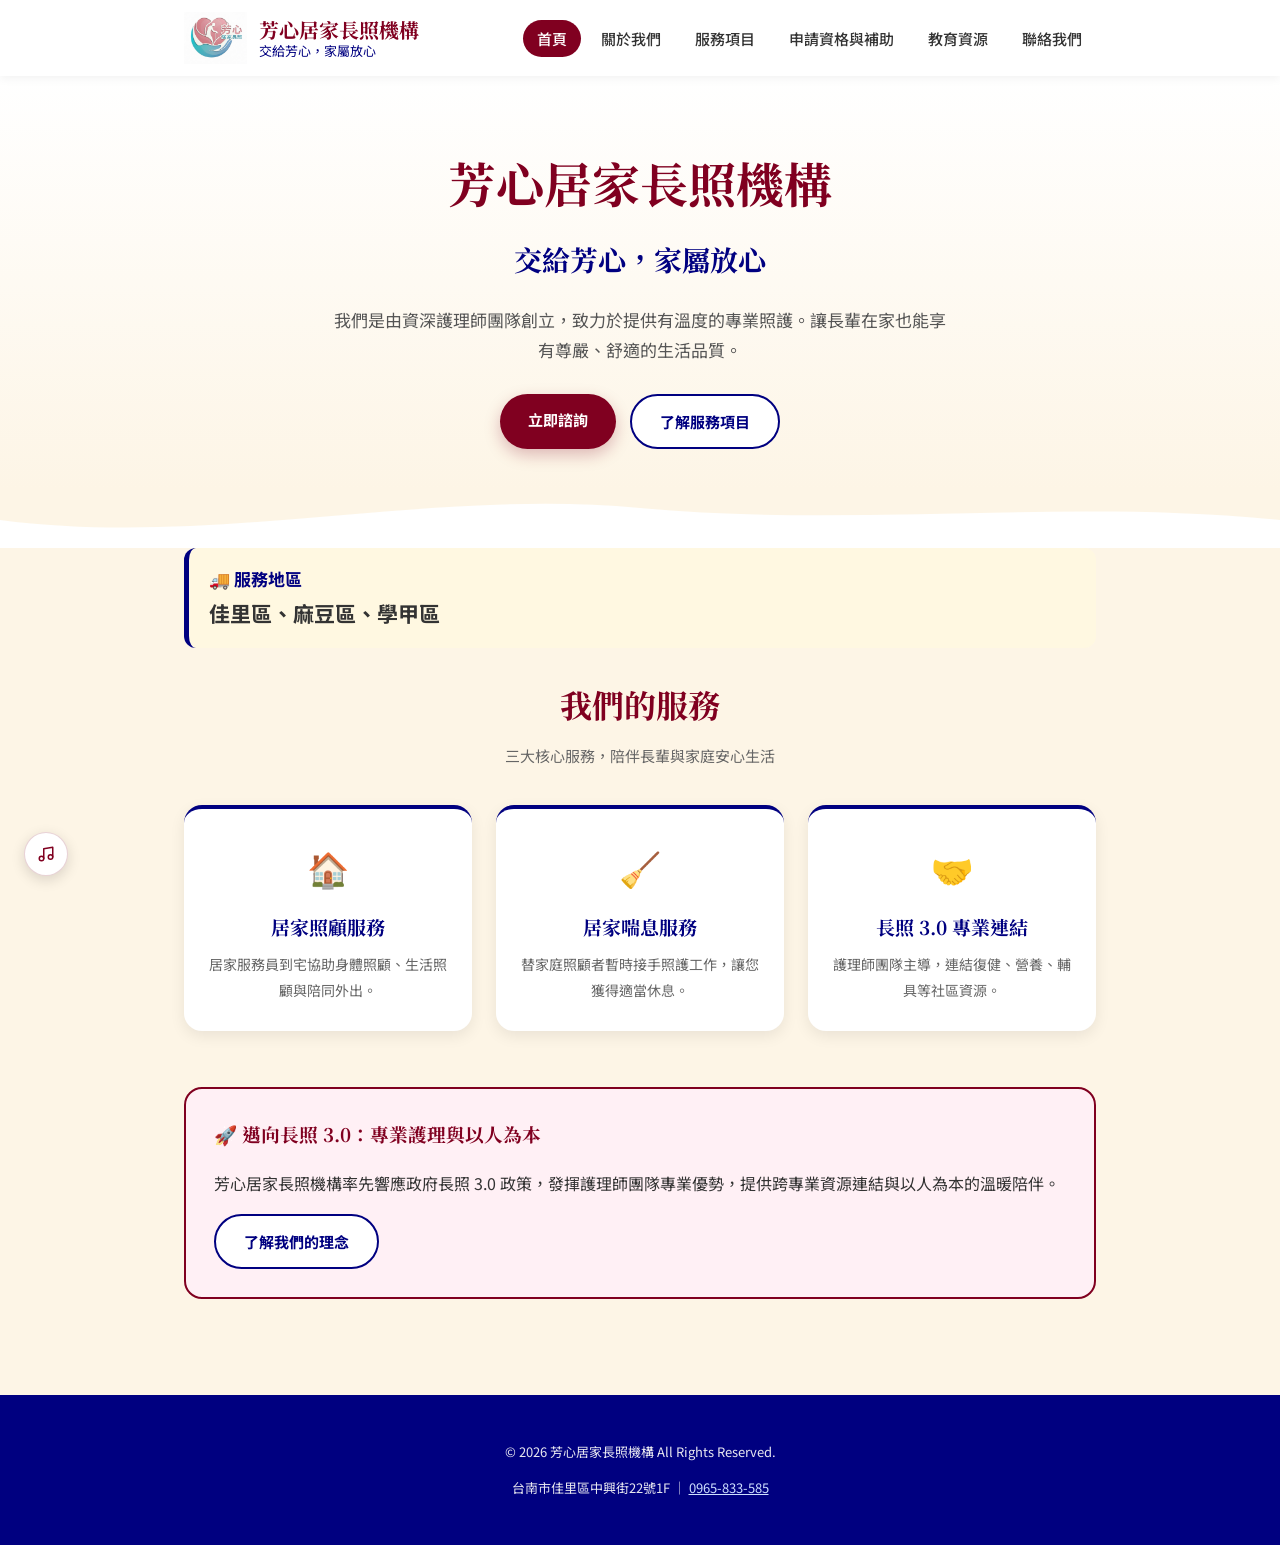
<file: index.html>
<!DOCTYPE html>
<html lang="zh-Hant">
<head>
<meta charset="UTF-8">
<meta name="viewport" content="width=device-width, initial-scale=1.0">
<title>芳心居家長照機構｜交給芳心，家屬放心</title>
<meta name="description" content="芳心居家長照機構由資深護理師團隊創立，提供台南佳里、麻豆、學甲地區居家照顧與居家喘息服務。">
<link rel="icon" href="images/logo.png">
<link rel="preconnect" href="https://fonts.googleapis.com">
<link rel="stylesheet" href="css/style.css">
</head>
<body>

<header class="site-header">
  <div class="nav-wrap">
    <a href="index.html" class="brand">
      <img src="images/logo.png" alt="芳心居家長照機構 Logo">
      <span class="brand-text">芳心居家長照機構<span>交給芳心，家屬放心</span></span>
    </a>
    <button class="nav-toggle" aria-label="開啟選單">☰</button>
    <ul class="nav-links">
      <li><a href="index.html">首頁</a></li>
      <li><a href="about.html">關於我們</a></li>
      <li><a href="services.html">服務項目</a></li>
      <li><a href="eligibility.html">申請資格與補助</a></li>
      <li><a href="resources.html">教育資源</a></li>
      <li><a href="contact.html">聯絡我們</a></li>
    </ul>
  </div>
</header>

<section class="hero">
  <div class="container">
    <h1 id="heroTitle">芳心居家長照機構</h1>
    <p class="tagline" id="heroTagline">交給芳心，家屬放心</p>
    <p class="lead" id="heroIntro">我們是由資深護理師團隊創立，致力於提供有溫度的專業照護。讓長輩在家也能享有尊嚴、舒適的生活品質。</p>
    <div class="hero-actions">
      <a href="contact.html" class="btn btn-primary" id="ctaPrimary">立即諮詢</a>
      <a href="services.html" class="btn btn-secondary" id="ctaSecondary">了解服務項目</a>
    </div>
  </div>
</section>

<svg class="wave-divider" viewBox="0 0 1440 60" preserveAspectRatio="none" xmlns="http://www.w3.org/2000/svg">
  <path d="M0,32 C240,60 480,0 720,20 C960,40 1200,10 1440,32 L1440,60 L0,60 Z" fill="#ffffff"></path>
</svg>

<div class="container">

  <div class="service-area-banner reveal">
    <strong class="label" id="serviceAreaLabel">🚚 服務地區</strong><br>
    <span class="areas" id="serviceAreaText">佳里區、麻豆區、學甲區</span>
  </div>

  <section class="section" style="padding-top:0;">
    <h2 class="section-title">我們的服務</h2>
    <p class="section-subtitle">三大核心服務，陪伴長輩與家庭安心生活</p>
    <div class="feature-grid" id="featureGrid"></div>
  </section>

  <section class="section reveal" style="padding-top:0;">
    <div class="philosophy-box">
      <h3>🚀 邁向長照 3.0：專業護理與以人為本</h3>
      <p>芳心居家長照機構率先響應政府長照 3.0 政策，發揮護理師團隊專業優勢，提供跨專業資源連結與以人為本的溫暖陪伴。</p>
      <p style="margin-bottom:0;"><a href="about.html" class="btn btn-secondary">了解我們的理念</a></p>
    </div>
  </section>

</div>

<footer class="site-footer">
  <p>© <span id="footerYear"></span> 芳心居家長照機構 All Rights Reserved.</p>
  <p>台南市佳里區中興街22號1F ｜ <a href="tel:0965833585">0965-833-585</a></p>
</footer>

<div class="bgm-player">
  <button id="bgmToggle" class="bgm-btn" aria-label="播放背景音樂">
    <svg viewBox="0 0 24 24"><path d="M9 18V5l12-2v13"></path><circle cx="6" cy="18" r="3"></circle><circle cx="18" cy="16" r="3"></circle></svg>
  </button>
  <audio id="bgmAudio" src="audio/bgm.mp3" loop preload="none"></audio>
</div>

<script src="js/main.js"></script>
<script>
async function renderHome() {
  const data = await loadJSON('content/home.json');
  if (!data) return;
  document.getElementById('heroTitle').textContent = data.hero_title;
  document.getElementById('heroTagline').textContent = data.hero_tagline;
  document.getElementById('heroIntro').textContent = data.hero_intro;
  document.getElementById('ctaPrimary').textContent = data.cta_primary_text;
  document.getElementById('ctaPrimary').href = data.cta_primary_link;
  document.getElementById('ctaSecondary').textContent = data.cta_secondary_text;
  document.getElementById('ctaSecondary').href = data.cta_secondary_link;
  document.getElementById('serviceAreaLabel').textContent = data.service_area_label;
  document.getElementById('serviceAreaText').textContent = data.service_area_text;

  const grid = document.getElementById('featureGrid');
  grid.innerHTML = (data.features || []).map(f => `
    <a href="${f.link}" class="feature-card reveal visible">
      <div class="icon">${f.icon}</div>
      <h3>${f.title}</h3>
      <p>${f.desc}</p>
    </a>
  `).join('');
}
renderHome();
</script>
</body>
</html>
</file>
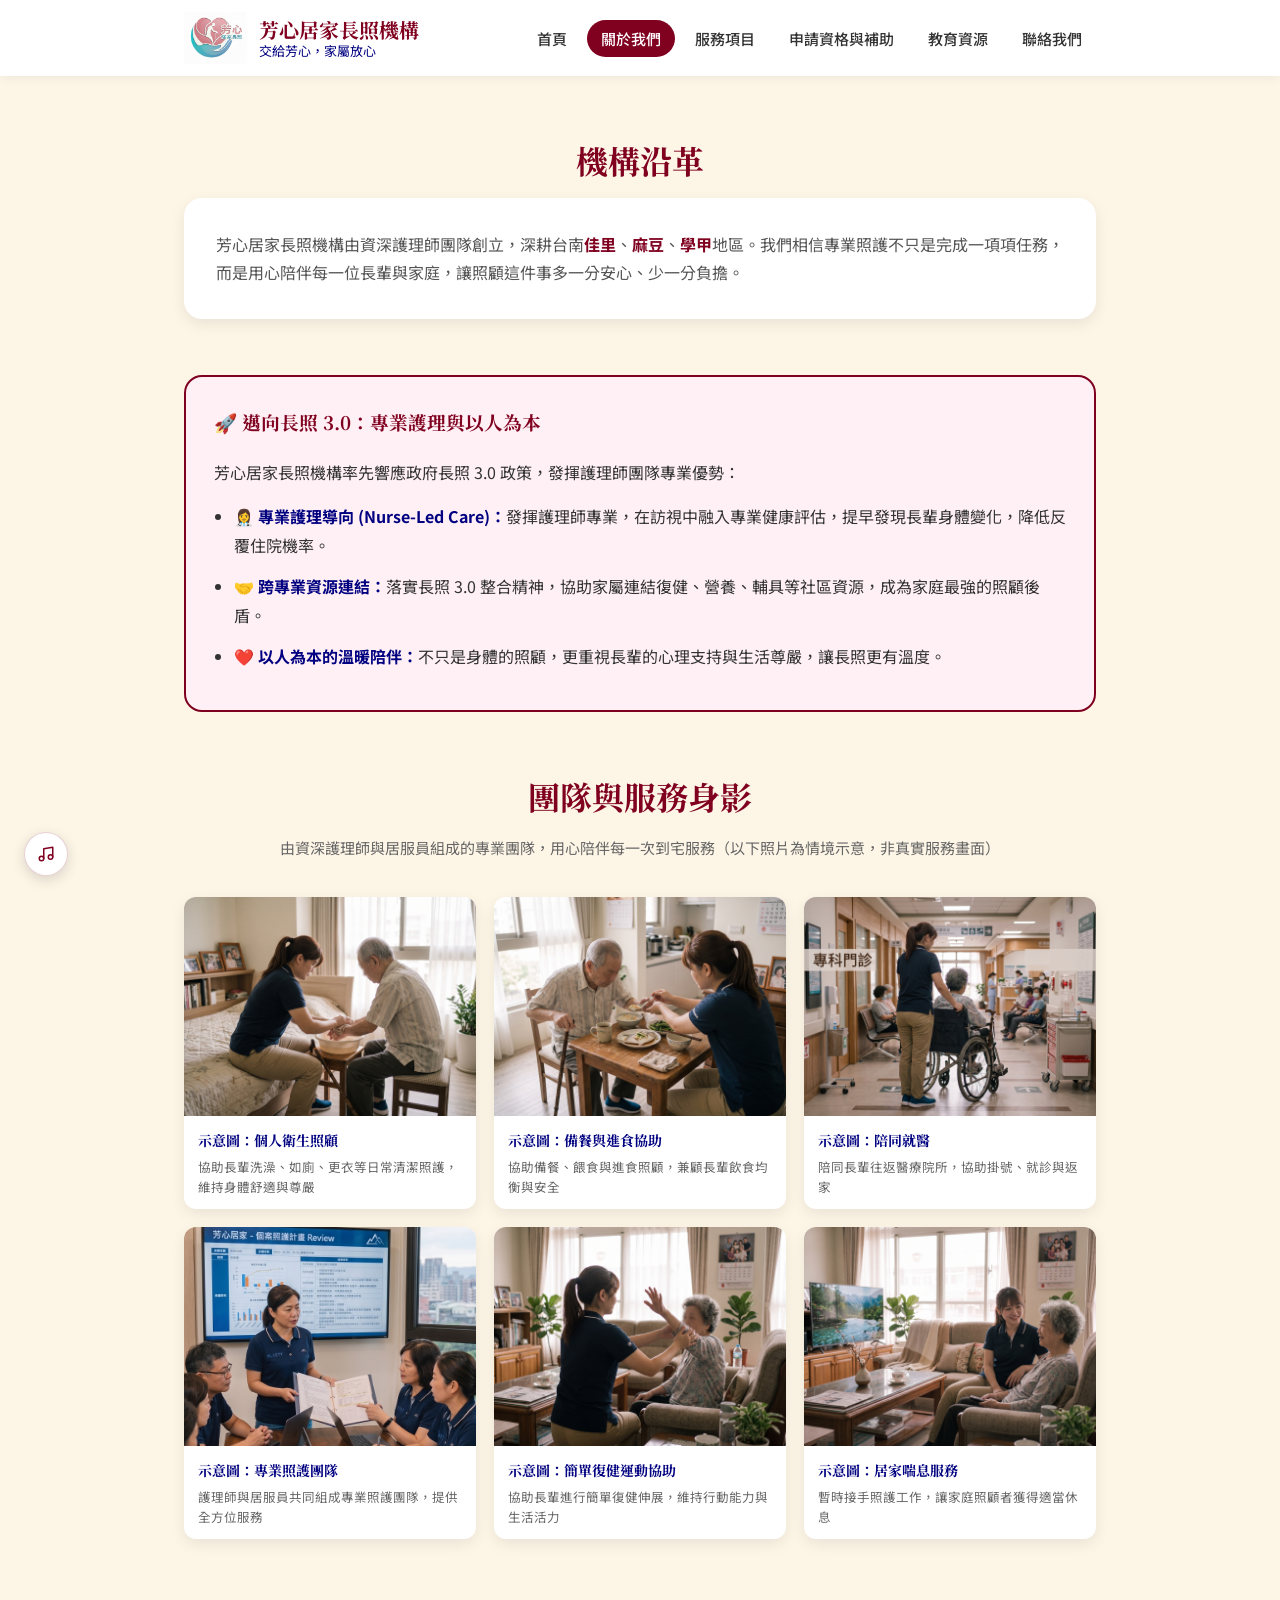
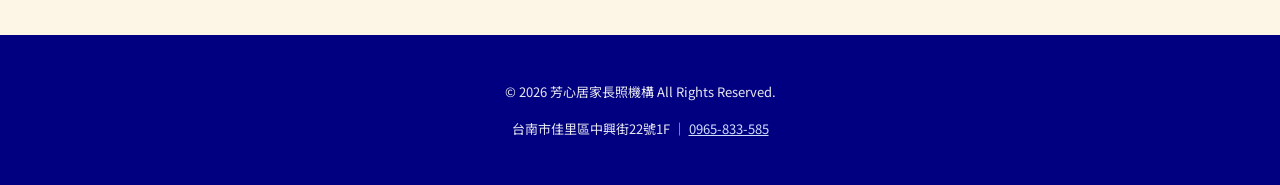
<file: about.html>
<!DOCTYPE html>
<html lang="zh-Hant">
<head>
<meta charset="UTF-8">
<meta name="viewport" content="width=device-width, initial-scale=1.0">
<title>關於我們｜芳心居家長照機構</title>
<meta name="description" content="芳心居家長照機構由資深護理師團隊創立，落實長照3.0專業護理導向與以人為本的照護理念。">
<link rel="icon" href="images/logo.png">
<link rel="preconnect" href="https://fonts.googleapis.com">
<link rel="stylesheet" href="css/style.css">
</head>
<body>

<header class="site-header">
  <div class="nav-wrap">
    <a href="index.html" class="brand">
      <img src="images/logo.png" alt="芳心居家長照機構 Logo">
      <span class="brand-text">芳心居家長照機構<span>交給芳心，家屬放心</span></span>
    </a>
    <button class="nav-toggle" aria-label="開啟選單">☰</button>
    <ul class="nav-links">
      <li><a href="index.html">首頁</a></li>
      <li><a href="about.html">關於我們</a></li>
      <li><a href="services.html">服務項目</a></li>
      <li><a href="eligibility.html">申請資格與補助</a></li>
      <li><a href="resources.html">教育資源</a></li>
      <li><a href="contact.html">聯絡我們</a></li>
    </ul>
  </div>
</header>

<div class="container">

  <section class="section">
    <h1 class="section-title" id="historyTitle">機構沿革</h1>
    <div class="card reveal">
      <p id="historyText" style="font-size:16px; color:var(--color-text-soft); margin:0;"></p>
    </div>
  </section>

  <section class="section" id="mission" style="padding-top:0;">
    <div class="philosophy-box reveal">
      <h3 id="missionTitle">🚀 邁向長照 3.0：專業護理與以人為本</h3>
      <p id="missionIntro" style="text-align:left; color:var(--color-text);"></p>
      <ul id="missionList"></ul>
    </div>
  </section>

  <section class="section" style="padding-top:0;">
    <h2 class="section-title" id="galleryTitle">團隊與服務身影</h2>
    <p class="section-subtitle" id="gallerySubtitle"></p>
    <div class="gallery-grid" id="galleryGrid"></div>
  </section>

</div>

<footer class="site-footer">
  <p>© <span id="footerYear"></span> 芳心居家長照機構 All Rights Reserved.</p>
  <p>台南市佳里區中興街22號1F ｜ <a href="tel:0965833585">0965-833-585</a></p>
</footer>

<div class="bgm-player">
  <button id="bgmToggle" class="bgm-btn" aria-label="播放背景音樂">
    <svg viewBox="0 0 24 24"><path d="M9 18V5l12-2v13"></path><circle cx="6" cy="18" r="3"></circle><circle cx="18" cy="16" r="3"></circle></svg>
  </button>
  <audio id="bgmAudio" src="audio/bgm.mp3" loop preload="none"></audio>
</div>

<script src="js/main.js"></script>
<script>
async function renderAbout() {
  const data = await loadJSON('content/about.json');
  if (!data) return;

  document.getElementById('historyTitle').textContent = data.history_title;
  document.getElementById('historyText').innerHTML = data.history_text;

  document.getElementById('missionTitle').textContent = data.mission_title;
  document.getElementById('missionIntro').textContent = data.mission_intro;
  document.getElementById('missionList').innerHTML = (data.mission_blocks || []).map(b => `
    <li><strong>${b.title}：</strong>${b.text}</li>
  `).join('');

  document.getElementById('galleryTitle').textContent = data.gallery_title;
  document.getElementById('gallerySubtitle').textContent = data.gallery_subtitle;
  document.getElementById('galleryGrid').innerHTML = (data.gallery || []).map(g => `
    <div class="gallery-item reveal visible">
      <img src="${g.image}" alt="${g.caption}" loading="lazy">
      <div class="caption">
        <strong class="caption-title">${g.caption}</strong>
        <span class="caption-desc">${g.desc || ''}</span>
      </div>
    </div>
  `).join('');
}
renderAbout();
</script>
</body>
</html>
</file>
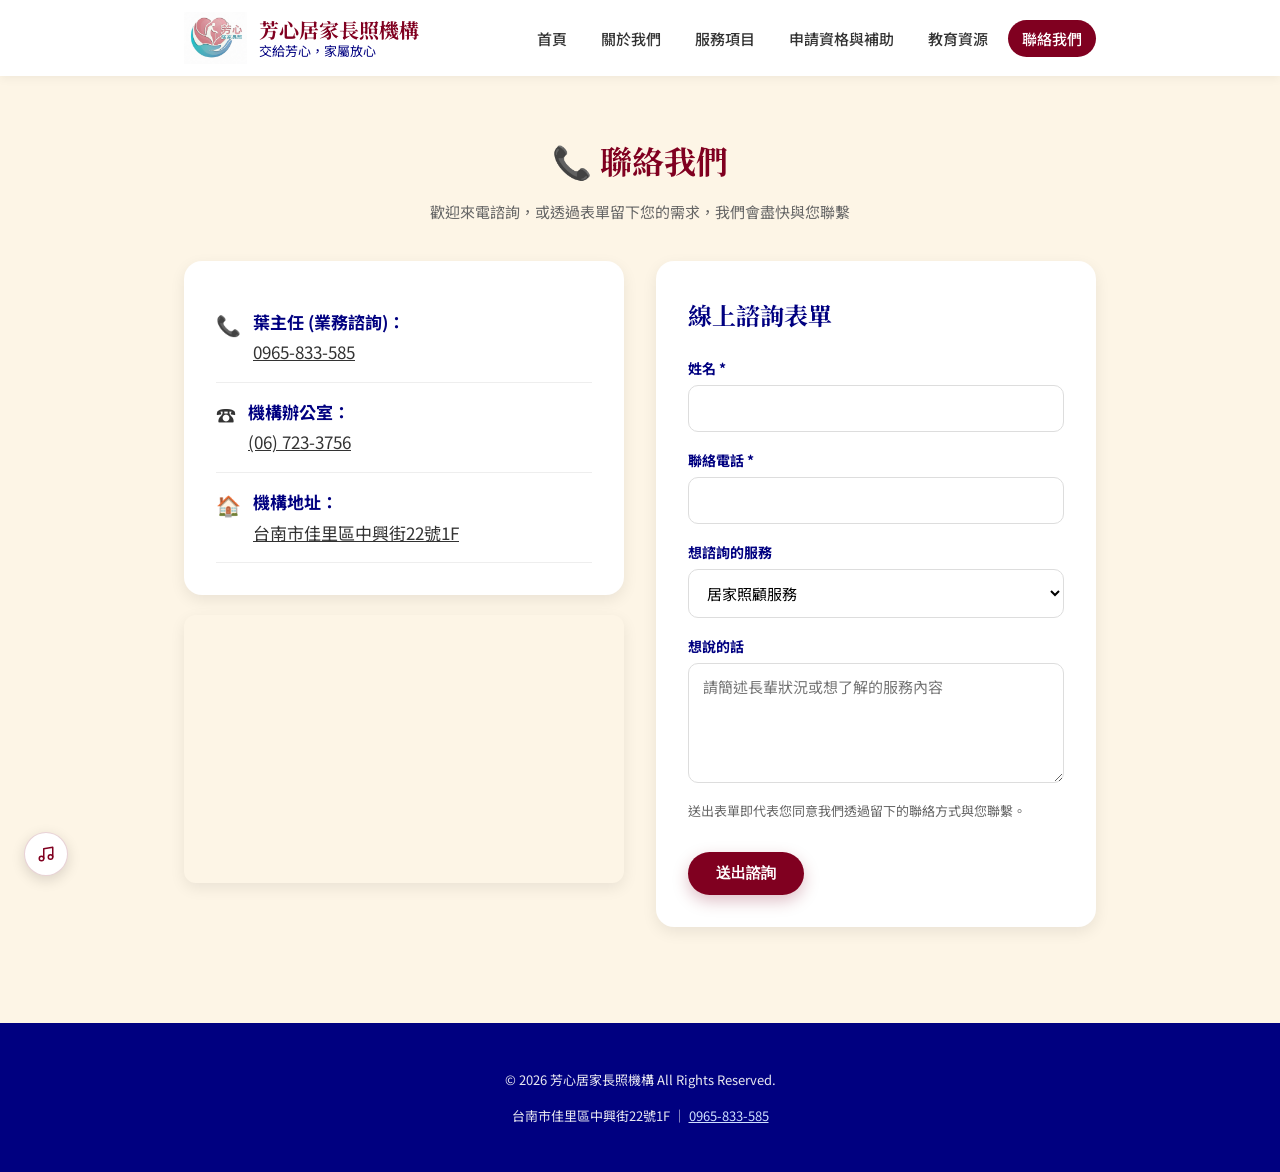
<file: contact.html>
<!DOCTYPE html>
<html lang="zh-Hant">
<head>
<meta charset="UTF-8">
<meta name="viewport" content="width=device-width, initial-scale=1.0">
<title>聯絡我們｜芳心居家長照機構</title>
<meta name="description" content="芳心居家長照機構聯絡方式、機構地址與線上諮詢表單。">
<link rel="icon" href="images/logo.png">
<link rel="preconnect" href="https://fonts.googleapis.com">
<link rel="stylesheet" href="css/style.css">
</head>
<body>

<header class="site-header">
  <div class="nav-wrap">
    <a href="index.html" class="brand">
      <img src="images/logo.png" alt="芳心居家長照機構 Logo">
      <span class="brand-text">芳心居家長照機構<span>交給芳心，家屬放心</span></span>
    </a>
    <button class="nav-toggle" aria-label="開啟選單">☰</button>
    <ul class="nav-links">
      <li><a href="index.html">首頁</a></li>
      <li><a href="about.html">關於我們</a></li>
      <li><a href="services.html">服務項目</a></li>
      <li><a href="eligibility.html">申請資格與補助</a></li>
      <li><a href="resources.html">教育資源</a></li>
      <li><a href="contact.html">聯絡我們</a></li>
    </ul>
  </div>
</header>

<div class="container">
  <section class="section">
    <h1 class="section-title">📞 聯絡我們</h1>
    <p class="section-subtitle">歡迎來電諮詢，或透過表單留下您的需求，我們會盡快與您聯繫</p>

    <div class="contact-grid">

      <div class="reveal">
        <div class="card">
          <ul class="contact-info-list" id="contactInfoList"></ul>
        </div>
        <div class="map-embed">
          <iframe
            id="mapEmbed"
            src=""
            loading="lazy"
            referrerpolicy="no-referrer-when-downgrade"
            title="芳心居家長照機構地圖位置">
          </iframe>
        </div>
      </div>

      <div class="card reveal">
        <h2 style="font-family:var(--font-display); color:var(--color-navy); margin-top:0;">線上諮詢表單</h2>

        <form id="contactForm" name="contact" method="POST" data-netlify="true" netlify-honeypot="bot-field" class="contact-form">
          <input type="hidden" name="form-name" value="contact" />
          <p style="display:none;">
            <label>如果您是人類請勿填寫此欄位：<input name="bot-field" /></label>
          </p>

          <div>
            <label for="name">姓名 *</label>
            <input type="text" id="name" name="name" required>
          </div>

          <div>
            <label for="phone">聯絡電話 *</label>
            <input type="tel" id="phone" name="phone" required>
          </div>

          <div>
            <label for="service">想諮詢的服務</label>
            <select id="service" name="service">
              <option value="居家照顧服務">居家照顧服務</option>
              <option value="居家喘息服務">居家喘息服務</option>
              <option value="申請資格與補助">申請資格與補助</option>
              <option value="其他">其他</option>
            </select>
          </div>

          <div>
            <label for="message">想說的話</label>
            <textarea id="message" name="message" placeholder="請簡述長輩狀況或想了解的服務內容"></textarea>
          </div>

          <p class="form-note">送出表單即代表您同意我們透過留下的聯絡方式與您聯繫。</p>

          <button type="submit" class="btn btn-primary">送出諮詢</button>
        </form>

        <div id="formSuccess" class="form-success" style="display:none;">
          ✅ 已收到您的諮詢，我們會盡快與您聯繫，謝謝！
        </div>
      </div>

    </div>
  </section>
</div>

<footer class="site-footer">
  <p>© <span id="footerYear"></span> 芳心居家長照機構 All Rights Reserved.</p>
  <p>台南市佳里區中興街22號1F ｜ <a href="tel:0965833585">0965-833-585</a></p>
</footer>

<div class="bgm-player">
  <button id="bgmToggle" class="bgm-btn" aria-label="播放背景音樂">
    <svg viewBox="0 0 24 24"><path d="M9 18V5l12-2v13"></path><circle cx="6" cy="18" r="3"></circle><circle cx="18" cy="16" r="3"></circle></svg>
  </button>
  <audio id="bgmAudio" src="audio/bgm.mp3" loop preload="none"></audio>
</div>

<script src="js/main.js"></script>
<script>
async function renderContact() {
  const data = await loadJSON('content/contact.json');
  if (!data) return;

  document.getElementById('contactInfoList').innerHTML = `
    <li><span class="emoji">📞</span><span><strong>${data.contact_name_label}：</strong><br>
      <a href="tel:${data.contact_phone.replace(/-/g,'')}">${data.contact_phone}</a></span></li>
    <li><span class="emoji">☎</span><span><strong>${data.office_label}：</strong><br>
      <a href="tel:${data.office_phone.replace(/[()\s-]/g,'')}">${data.office_phone}</a></span></li>
    <li><span class="emoji">🏠</span><span><strong>${data.address_label}：</strong><br>
      <a href="https://www.google.com/maps/search/?api=1&query=${encodeURIComponent(data.map_query)}" target="_blank" rel="noopener">${data.address}</a></span></li>
  `;

  document.getElementById('mapEmbed').src =
    `https://www.google.com/maps?q=${encodeURIComponent(data.map_query)}&output=embed`;
}
renderContact();

// ===== Netlify Forms 送出(AJAX,不離開頁面) =====
function encodeFormData(formData) {
  return new URLSearchParams(formData).toString();
}

document.getElementById('contactForm').addEventListener('submit', function (e) {
  e.preventDefault();
  const form = e.target;
  const formData = new FormData(form);

  fetch('/', {
    method: 'POST',
    headers: { 'Content-Type': 'application/x-www-form-urlencoded' },
    body: encodeFormData(formData)
  })
    .then(() => {
      form.style.display = 'none';
      document.getElementById('formSuccess').style.display = 'block';
    })
    .catch(() => {
      alert('送出時發生問題，請直接來電聯繫我們，謝謝。');
    });
});
</script>
</body>
</html>
</file>
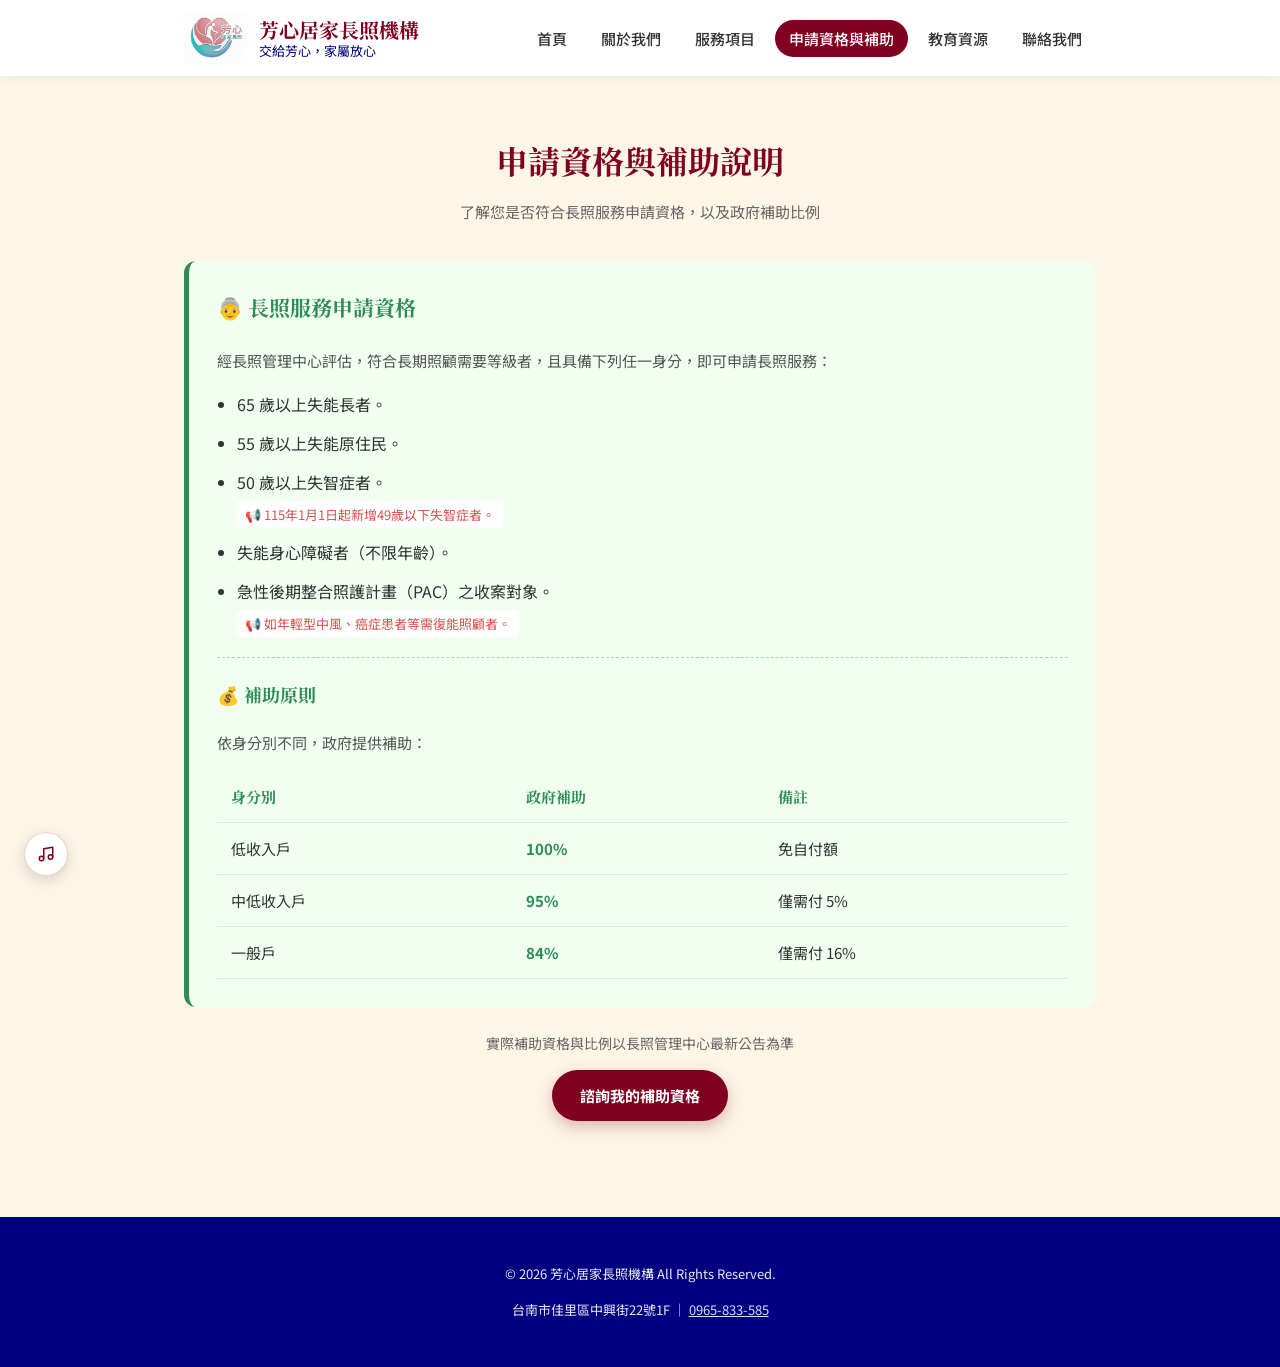
<file: eligibility.html>
<!DOCTYPE html>
<html lang="zh-Hant">
<head>
<meta charset="UTF-8">
<meta name="viewport" content="width=device-width, initial-scale=1.0">
<title>申請資格與補助說明｜芳心居家長照機構</title>
<meta name="description" content="長照服務申請資格說明，以及低收入戶、中低收入戶、一般戶的政府補助比例。">
<link rel="icon" href="images/logo.png">
<link rel="preconnect" href="https://fonts.googleapis.com">
<link rel="stylesheet" href="css/style.css">
</head>
<body>

<header class="site-header">
  <div class="nav-wrap">
    <a href="index.html" class="brand">
      <img src="images/logo.png" alt="芳心居家長照機構 Logo">
      <span class="brand-text">芳心居家長照機構<span>交給芳心，家屬放心</span></span>
    </a>
    <button class="nav-toggle" aria-label="開啟選單">☰</button>
    <ul class="nav-links">
      <li><a href="index.html">首頁</a></li>
      <li><a href="about.html">關於我們</a></li>
      <li><a href="services.html">服務項目</a></li>
      <li><a href="eligibility.html">申請資格與補助</a></li>
      <li><a href="resources.html">教育資源</a></li>
      <li><a href="contact.html">聯絡我們</a></li>
    </ul>
  </div>
</header>

<div class="container">
  <section class="section">
    <h1 class="section-title">申請資格與補助說明</h1>
    <p class="section-subtitle">了解您是否符合長照服務申請資格，以及政府補助比例</p>

    <div class="eligibility-block reveal">
      <h3 id="eligibilityTitle">👵 長照服務申請資格</h3>
      <p id="eligibilityIntro" style="color:#555;font-size:15px;"></p>
      <ul id="eligibilityList"></ul>

      <hr style="border:0;border-top:1px dashed #aad5aa;margin:20px 0;">

      <h3 id="subsidyTitle" style="font-size:18px;">💰 補助原則</h3>
      <p id="subsidyIntro" style="color:#555;font-size:15px;"></p>
      <table class="subsidy-table">
        <thead>
          <tr><th>身分別</th><th>政府補助</th><th>備註</th></tr>
        </thead>
        <tbody id="subsidyRows"></tbody>
      </table>
    </div>

    <div class="mt-24 reveal" style="text-align:center;">
      <p style="color:var(--color-muted); font-size:14px;">實際補助資格與比例以長照管理中心最新公告為準</p>
      <a href="contact.html" class="btn btn-primary">諮詢我的補助資格</a>
    </div>
  </section>
</div>

<footer class="site-footer">
  <p>© <span id="footerYear"></span> 芳心居家長照機構 All Rights Reserved.</p>
  <p>台南市佳里區中興街22號1F ｜ <a href="tel:0965833585">0965-833-585</a></p>
</footer>

<div class="bgm-player">
  <button id="bgmToggle" class="bgm-btn" aria-label="播放背景音樂">
    <svg viewBox="0 0 24 24"><path d="M9 18V5l12-2v13"></path><circle cx="6" cy="18" r="3"></circle><circle cx="18" cy="16" r="3"></circle></svg>
  </button>
  <audio id="bgmAudio" src="audio/bgm.mp3" loop preload="none"></audio>
</div>

<script src="js/main.js"></script>
<script>
async function renderEligibility() {
  const data = await loadJSON('content/eligibility.json');
  if (!data) return;

  document.getElementById('eligibilityTitle').textContent = data.eligibility_title;
  document.getElementById('eligibilityIntro').textContent = data.eligibility_intro;
  document.getElementById('eligibilityList').innerHTML = (data.eligibility_items || []).map(i => `
    <li>${i.text}${i.alert ? `<br><span class="tag-alert">${i.alert}</span>` : ''}</li>
  `).join('');

  document.getElementById('subsidyTitle').textContent = data.subsidy_title;
  document.getElementById('subsidyIntro').textContent = data.subsidy_intro;
  document.getElementById('subsidyRows').innerHTML = (data.subsidy_rows || []).map(r => `
    <tr><td>${r.category}</td><td class="pct">${r.percent}</td><td>${r.note}</td></tr>
  `).join('');
}
renderEligibility();
</script>
</body>
</html>
</file>
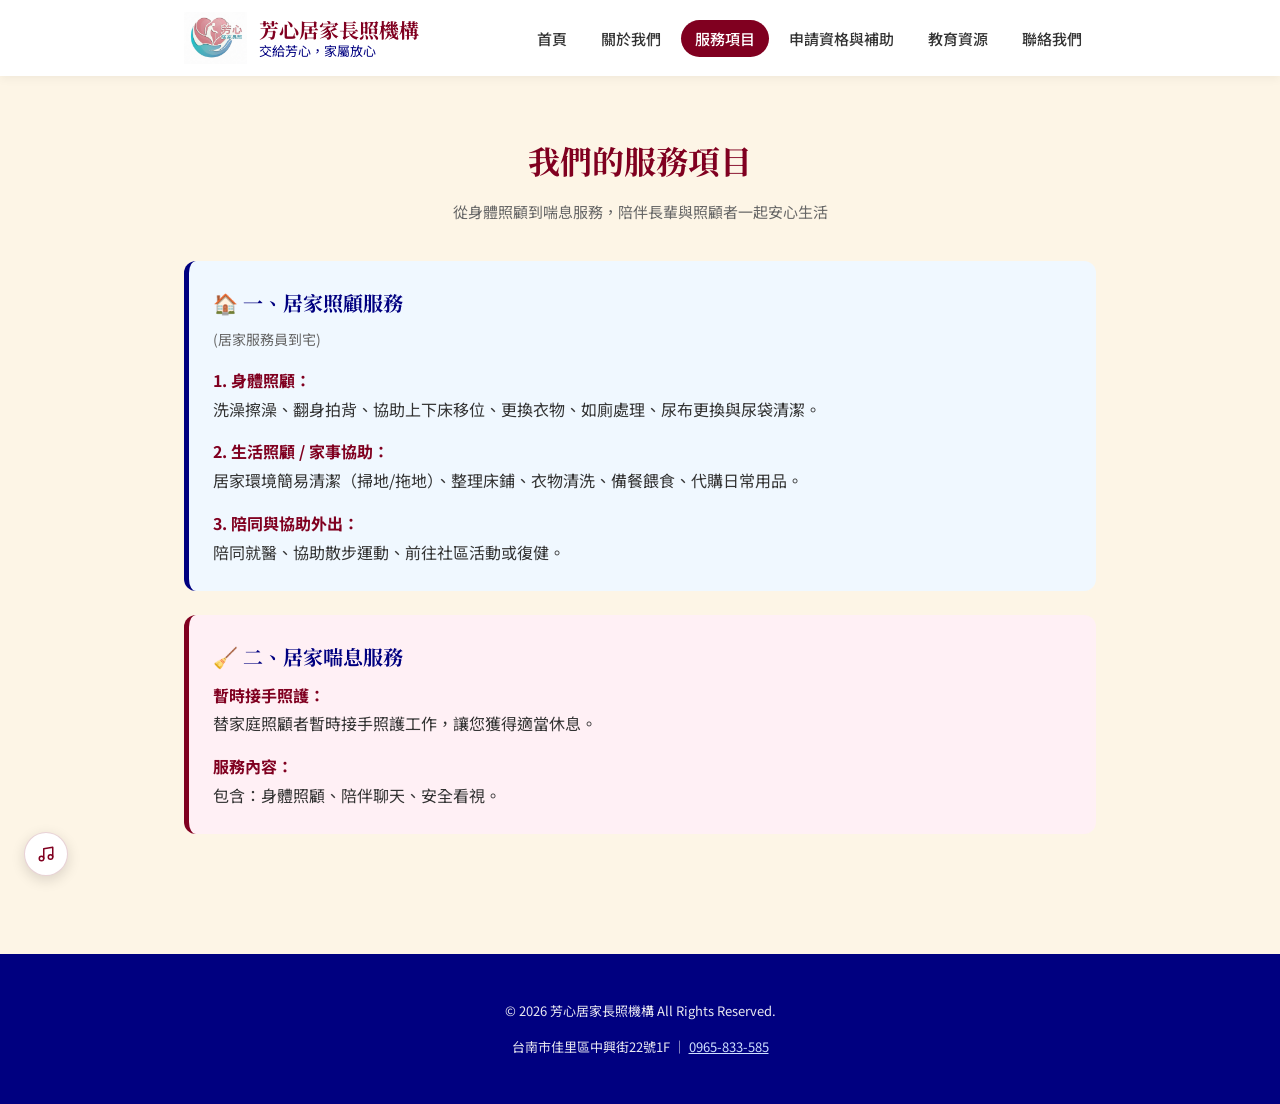
<file: services.html>
<!DOCTYPE html>
<html lang="zh-Hant">
<head>
<meta charset="UTF-8">
<meta name="viewport" content="width=device-width, initial-scale=1.0">
<title>服務項目｜芳心居家長照機構</title>
<meta name="description" content="芳心居家長照機構提供居家照顧服務(身體照顧、生活照顧、陪同外出)與居家喘息服務。">
<link rel="icon" href="images/logo.png">
<link rel="preconnect" href="https://fonts.googleapis.com">
<link rel="stylesheet" href="css/style.css">
</head>
<body>

<header class="site-header">
  <div class="nav-wrap">
    <a href="index.html" class="brand">
      <img src="images/logo.png" alt="芳心居家長照機構 Logo">
      <span class="brand-text">芳心居家長照機構<span>交給芳心，家屬放心</span></span>
    </a>
    <button class="nav-toggle" aria-label="開啟選單">☰</button>
    <ul class="nav-links">
      <li><a href="index.html">首頁</a></li>
      <li><a href="about.html">關於我們</a></li>
      <li><a href="services.html">服務項目</a></li>
      <li><a href="eligibility.html">申請資格與補助</a></li>
      <li><a href="resources.html">教育資源</a></li>
      <li><a href="contact.html">聯絡我們</a></li>
    </ul>
  </div>
</header>

<div class="container">

  <section class="section">
    <h1 class="section-title">我們的服務項目</h1>
    <p class="section-subtitle">從身體照顧到喘息服務，陪伴長輩與照顧者一起安心生活</p>

    <div id="home-care" class="service-block reveal">
      <h3 id="homeCareTitle">🏠 一、居家照顧服務</h3>
      <div id="homeCareSubtitle" style="font-size:14px;color:var(--color-muted);margin-bottom:14px;"></div>
      <div id="homeCareItems"></div>
    </div>

    <div id="respite-care" class="service-block respite-block reveal">
      <h3 id="respiteTitle">🧹 二、居家喘息服務</h3>
      <div id="respiteItems"></div>
    </div>
  </section>

</div>

<footer class="site-footer">
  <p>© <span id="footerYear"></span> 芳心居家長照機構 All Rights Reserved.</p>
  <p>台南市佳里區中興街22號1F ｜ <a href="tel:0965833585">0965-833-585</a></p>
</footer>

<div class="bgm-player">
  <button id="bgmToggle" class="bgm-btn" aria-label="播放背景音樂">
    <svg viewBox="0 0 24 24"><path d="M9 18V5l12-2v13"></path><circle cx="6" cy="18" r="3"></circle><circle cx="18" cy="16" r="3"></circle></svg>
  </button>
  <audio id="bgmAudio" src="audio/bgm.mp3" loop preload="none"></audio>
</div>

<script src="js/main.js"></script>
<script>
async function renderServices() {
  const data = await loadJSON('content/services.json');
  if (!data) return;

  document.getElementById('homeCareTitle').textContent = data.home_care_title;
  document.getElementById('homeCareSubtitle').textContent = data.home_care_subtitle;
  document.getElementById('homeCareItems').innerHTML = (data.home_care_items || []).map(i => `
    <div class="sub-service"><strong>${i.title}：</strong><br>${i.text}</div>
  `).join('');

  document.getElementById('respiteTitle').textContent = data.respite_title;
  document.getElementById('respiteItems').innerHTML = (data.respite_items || []).map(i => `
    <div class="sub-service"><strong>${i.title}：</strong><br>${i.text}</div>
  `).join('');

  // 若網址帶有錨點,平滑捲動到對應區塊
  if (window.location.hash) {
    const target = document.querySelector(window.location.hash);
    if (target) setTimeout(() => target.scrollIntoView({ behavior: 'smooth' }), 100);
  }
}
renderServices();
</script>
</body>
</html>
</file>
<file: css/style.css>
@import url('https://fonts.googleapis.com/css2?family=Noto+Serif+TC:wght@500;700;900&family=Noto+Sans+TC:wght@400;500;700&display=swap');

:root {
  --color-bg: #fdf5e6;
  --color-card: #ffffff;
  --color-burgundy: #800020;
  --color-navy: #000080;
  --color-forest: #2e8b57;
  --color-gold-bg: #fff8e1;
  --color-sky-bg: #f0f8ff;
  --color-mint-bg: #f0fff0;
  --color-blush-bg: #fff0f5;
  --color-text: #333333;
  --color-text-soft: #555555;
  --color-muted: #666666;
  --color-alert: #d9534f;
  --font-display: "Noto Serif TC", serif;
  --font-body: "Noto Sans TC", sans-serif;
  --radius-lg: 18px;
  --radius-md: 12px;
  --shadow-soft: 0 8px 24px rgba(128, 0, 32, 0.08);
  --shadow-card: 0 5px 15px rgba(0, 0, 0, 0.08);
  --max-width: 960px;
}

* { box-sizing: border-box; }

html { scroll-behavior: smooth; }

body {
  font-family: var(--font-body);
  background-color: var(--color-bg);
  color: var(--color-text);
  margin: 0;
  line-height: 1.8;
}

img { max-width: 100%; display: block; }

a { color: inherit; }

.container {
  max-width: var(--max-width);
  margin: 0 auto;
  padding: 0 24px;
}

/* ---------- Header / Nav ---------- */
.site-header {
  background-color: var(--color-card);
  box-shadow: 0 2px 10px rgba(0,0,0,0.06);
  position: sticky;
  top: 0;
  z-index: 100;
}

.nav-wrap {
  max-width: var(--max-width);
  margin: 0 auto;
  padding: 12px 24px;
  display: flex;
  align-items: center;
  justify-content: space-between;
}

.brand {
  display: flex;
  align-items: center;
  gap: 12px;
  text-decoration: none;
}

.brand img {
  height: 52px;
  width: auto;
}

.brand-text {
  font-family: var(--font-display);
  font-weight: 700;
  color: var(--color-burgundy);
  font-size: 20px;
  line-height: 1.3;
}

.brand-text span {
  display: block;
  font-family: var(--font-body);
  font-weight: 400;
  color: var(--color-navy);
  font-size: 13px;
}

.nav-links {
  display: flex;
  gap: 6px;
  list-style: none;
  margin: 0;
  padding: 0;
}

.nav-links a {
  text-decoration: none;
  color: var(--color-text);
  font-weight: 500;
  font-size: 15px;
  padding: 8px 14px;
  border-radius: 20px;
  transition: background-color 0.2s, color 0.2s;
}

.nav-links a:hover,
.nav-links a.active {
  background-color: var(--color-burgundy);
  color: #fff;
}

.nav-toggle {
  display: none;
  background: none;
  border: none;
  font-size: 26px;
  color: var(--color-burgundy);
  cursor: pointer;
}

.music-toggle {
  background: var(--color-sky-bg);
  border: 1px solid var(--color-navy);
  color: var(--color-navy);
  border-radius: 20px;
  padding: 6px 14px;
  font-size: 14px;
  cursor: pointer;
  display: flex;
  align-items: center;
  gap: 6px;
  transition: background-color 0.2s;
}
.music-toggle:hover { background-color: #e0eefc; }

@media (max-width: 780px) {
  .nav-toggle { display: block; }
  .nav-links {
    display: none;
    position: absolute;
    top: 100%;
    left: 0;
    right: 0;
    background: var(--color-card);
    flex-direction: column;
    padding: 12px 24px;
    box-shadow: 0 8px 15px rgba(0,0,0,0.08);
  }
  .nav-links.open { display: flex; }
  .nav-links a { padding: 12px; }
}

/* ---------- Wave divider (signature motif echoing logo) ---------- */
.wave-divider {
  width: 100%;
  height: 60px;
  display: block;
  margin-top: -1px;
}

/* ---------- Hero ---------- */
.hero {
  background: linear-gradient(180deg, #fff 0%, var(--color-bg) 100%);
  padding: 64px 0 40px;
  text-align: center;
}

.hero h1 {
  font-family: var(--font-display);
  color: var(--color-burgundy);
  font-size: clamp(32px, 5vw, 48px);
  margin: 0 0 8px;
}

.hero .tagline {
  font-family: var(--font-display);
  color: var(--color-navy);
  font-size: clamp(20px, 3vw, 28px);
  font-weight: 700;
  margin: 0 0 20px;
}

.hero p.lead {
  max-width: 620px;
  margin: 0 auto 28px;
  color: var(--color-text-soft);
  font-size: 17px;
}

.hero-actions {
  display: flex;
  gap: 14px;
  justify-content: center;
  flex-wrap: wrap;
}

/* ---------- Buttons ---------- */
.btn {
  display: inline-block;
  padding: 12px 28px;
  border-radius: 30px;
  font-weight: 700;
  text-decoration: none;
  font-size: 15px;
  transition: transform 0.15s, box-shadow 0.15s;
  border: none;
  cursor: pointer;
}
.btn:hover { transform: translateY(-2px); }

.btn-primary {
  background-color: var(--color-burgundy);
  color: #fff;
  box-shadow: 0 6px 16px rgba(128,0,32,0.25);
}
.btn-secondary {
  background-color: #fff;
  color: var(--color-navy);
  border: 2px solid var(--color-navy);
}

/* ---------- Sections ---------- */
.section {
  padding: 56px 0;
}

.section-title {
  font-family: var(--font-display);
  color: var(--color-burgundy);
  font-size: clamp(24px, 3.5vw, 32px);
  text-align: center;
  margin: 0 0 8px;
}

.section-subtitle {
  text-align: center;
  color: var(--color-muted);
  margin: 0 0 36px;
  font-size: 15px;
}

.card {
  background-color: var(--color-card);
  border-radius: var(--radius-lg);
  box-shadow: var(--shadow-card);
  padding: 32px;
}

/* ---------- Service area banner ---------- */
.service-area-banner {
  background-color: var(--color-gold-bg);
  border-left: 5px solid var(--color-navy);
  border-radius: var(--radius-md);
  padding: 16px 20px;
  text-align: left;
  margin-bottom: 28px;
}
.service-area-banner strong.label {
  color: var(--color-navy);
  font-size: 17px;
}
.service-area-banner .areas {
  font-size: 21px;
  color: var(--color-text);
  font-weight: 700;
}

/* ---------- Feature grid (home page service preview) ---------- */
.feature-grid {
  display: grid;
  grid-template-columns: repeat(auto-fit, minmax(240px, 1fr));
  gap: 24px;
  margin-top: 8px;
}

.feature-card {
  background-color: var(--color-card);
  border-radius: var(--radius-lg);
  box-shadow: var(--shadow-card);
  padding: 28px 24px;
  text-align: center;
  text-decoration: none;
  color: var(--color-text);
  transition: transform 0.2s, box-shadow 0.2s;
  border-top: 4px solid var(--color-navy);
}
.feature-card:hover {
  transform: translateY(-4px);
  box-shadow: 0 12px 24px rgba(0,0,0,0.12);
}
.feature-card .icon { font-size: 34px; margin-bottom: 12px; }
.feature-card h3 {
  font-family: var(--font-display);
  color: var(--color-navy);
  margin: 0 0 8px;
  font-size: 19px;
}
.feature-card p { color: var(--color-muted); font-size: 14px; margin: 0; }

/* ---------- Service detail blocks ---------- */
.service-block {
  background-color: var(--color-sky-bg);
  border-left: 5px solid var(--color-navy);
  border-radius: var(--radius-md);
  padding: 24px;
  margin-bottom: 24px;
  text-align: left;
}
.service-block h3 {
  color: var(--color-navy);
  font-family: var(--font-display);
  font-size: 20px;
  margin: 0 0 6px;
}
.service-block .sub-service { margin-bottom: 14px; }
.service-block .sub-service:last-child { margin-bottom: 0; }
.service-block .sub-service strong { color: var(--color-burgundy); }

.respite-block {
  background-color: var(--color-blush-bg);
  border-left: 5px solid var(--color-burgundy);
}

/* ---------- Eligibility ---------- */
.eligibility-block {
  background-color: var(--color-mint-bg);
  border-left: 5px solid var(--color-forest);
  border-radius: var(--radius-md);
  padding: 28px;
  text-align: left;
}
.eligibility-block h3 {
  color: var(--color-forest);
  font-family: var(--font-display);
  font-size: 21px;
  margin-top: 0;
}
.eligibility-block ul { padding-left: 20px; }
.eligibility-block li { margin-bottom: 10px; }
.tag-alert {
  font-size: 13px;
  color: var(--color-alert);
  background-color: #fff;
  padding: 2px 8px;
  border-radius: 4px;
  display: inline-block;
  margin-top: 4px;
}

.subsidy-table {
  width: 100%;
  border-collapse: collapse;
  margin-top: 12px;
  font-size: 15px;
}
.subsidy-table th, .subsidy-table td {
  padding: 12px 14px;
  text-align: left;
  border-bottom: 1px solid #d7ecd7;
}
.subsidy-table th {
  color: var(--color-forest);
  font-family: var(--font-display);
}
.subsidy-table .pct {
  font-weight: 700;
  color: var(--color-forest);
}

/* ---------- Philosophy (3.0) box ---------- */
.philosophy-box {
  background-color: var(--color-blush-bg);
  border: 2px solid var(--color-burgundy);
  border-radius: var(--radius-lg);
  padding: 28px;
}
.philosophy-box h3 {
  color: var(--color-burgundy);
  font-family: var(--font-display);
  margin-top: 0;
}
.philosophy-box ul { padding-left: 20px; margin-bottom: 0; }
.philosophy-box li { margin-bottom: 12px; }
.philosophy-box strong { color: var(--color-navy); }

/* ---------- Photo gallery ---------- */
.gallery-grid {
  display: grid;
  grid-template-columns: repeat(auto-fit, minmax(220px, 1fr));
  gap: 18px;
  margin-top: 8px;
}
.gallery-item {
  border-radius: var(--radius-md);
  overflow: hidden;
  box-shadow: var(--shadow-card);
  background: var(--color-card);
}
.gallery-item img {
  width: 100%;
  aspect-ratio: 4/3;
  object-fit: cover;
}
.gallery-item .caption {
  padding: 12px 14px;
  font-size: 13px;
  color: var(--color-muted);
  display: flex;
  flex-direction: column;
  gap: 4px;
}
.gallery-item .caption-title {
  color: var(--color-navy);
  font-family: var(--font-display);
  font-size: 14px;
}
.gallery-item .caption-desc {
  color: var(--color-muted);
  font-size: 12.5px;
  line-height: 1.6;
}

/* ---------- Video / resources ---------- */
.video-grid {
  display: grid;
  grid-template-columns: repeat(auto-fit, minmax(280px, 1fr));
  gap: 24px;
}
.video-card {
  background: var(--color-card);
  border-radius: var(--radius-lg);
  box-shadow: var(--shadow-card);
  overflow: hidden;
  display: block;
  transition: transform 0.2s, box-shadow 0.2s;
}
.video-card:hover {
  transform: translateY(-4px);
  box-shadow: 0 12px 24px rgba(0,0,0,0.12);
}
.video-card .video-embed {
  position: relative;
  width: 100%;
  padding-top: 56.25%;
}
.video-card .video-embed iframe {
  position: absolute;
  top: 0; left: 0;
  width: 100%; height: 100%;
  border: none;
}
.video-card .video-info { padding: 16px 18px; }
.video-card h3 {
  font-family: var(--font-display);
  color: var(--color-navy);
  font-size: 17px;
  margin: 0 0 6px;
}
.video-card p { font-size: 14px; color: var(--color-muted); margin: 0; }

/* ---------- Contact ---------- */
.contact-grid {
  display: grid;
  grid-template-columns: 1fr 1fr;
  gap: 32px;
}
@media (max-width: 780px) {
  .contact-grid { grid-template-columns: 1fr; }
}

.contact-info-list {
  list-style: none;
  padding: 0;
  margin: 0;
}
.contact-info-list li {
  display: flex;
  gap: 12px;
  align-items: flex-start;
  padding: 14px 0;
  border-bottom: 1px solid #eee;
  font-size: 17px;
}
.contact-info-list .emoji { font-size: 20px; }
.contact-info-list strong { color: var(--color-navy); }

.map-embed {
  border-radius: var(--radius-md);
  overflow: hidden;
  box-shadow: var(--shadow-card);
  margin-top: 20px;
}
.map-embed iframe { width: 100%; height: 260px; border: 0; }

/* ---------- Form ---------- */
.contact-form {
  display: flex;
  flex-direction: column;
  gap: 16px;
}
.contact-form label {
  font-weight: 700;
  color: var(--color-navy);
  font-size: 14px;
  margin-bottom: 4px;
  display: block;
}
.contact-form input,
.contact-form select,
.contact-form textarea {
  width: 100%;
  padding: 12px 14px;
  border: 1px solid #ddd;
  border-radius: 10px;
  font-family: var(--font-body);
  font-size: 15px;
  background-color: #fff;
}
.contact-form textarea { min-height: 120px; resize: vertical; }
.contact-form button {
  align-self: flex-start;
}
.form-note {
  font-size: 13px;
  color: var(--color-muted);
  margin-top: -8px;
}
.form-success {
  background-color: var(--color-mint-bg);
  border-left: 5px solid var(--color-forest);
  border-radius: var(--radius-md);
  padding: 20px;
  color: var(--color-forest);
  font-weight: 700;
}

/* ---------- Footer ---------- */
.site-footer {
  background-color: var(--color-navy);
  color: #e8e8f0;
  text-align: center;
  padding: 32px 24px;
  margin-top: 40px;
  font-size: 13px;
}
.site-footer a { color: #cfe0ff; text-decoration: underline; }

/* ---------- Floating music button ---------- */
.bgm-player {
  position: fixed;
  bottom: 24px;
  left: 24px;
  z-index: 200;
}
.bgm-btn {
  background-color: #ffffff;
  color: var(--color-burgundy);
  border: 1.5px solid rgba(128, 0, 32, 0.18);
  border-radius: 50%;
  width: 44px;
  height: 44px;
  cursor: pointer;
  box-shadow: 0 4px 14px rgba(0,0,0,0.14);
  display: flex;
  align-items: center;
  justify-content: center;
  transition: transform 0.2s, box-shadow 0.2s, background-color 0.2s;
  padding: 0;
}
.bgm-btn:hover {
  transform: scale(1.06);
  box-shadow: 0 6px 18px rgba(0,0,0,0.18);
}
.bgm-btn svg {
  width: 18px;
  height: 18px;
  fill: none;
  stroke: currentColor;
  stroke-width: 2;
  stroke-linecap: round;
  stroke-linejoin: round;
}
.bgm-btn.is-playing {
  background-color: var(--color-burgundy);
  color: #ffffff;
  border-color: var(--color-burgundy);
}

/* ---------- Utility ---------- */
.text-center { text-align: center; }
.mt-24 { margin-top: 24px; }
.reveal {
  opacity: 0;
  transform: translateY(16px);
  transition: opacity 0.6s ease, transform 0.6s ease;
}
.reveal.visible {
  opacity: 1;
  transform: translateY(0);
}

@media (prefers-reduced-motion: reduce) {
  .reveal { opacity: 1; transform: none; transition: none; }
  html { scroll-behavior: auto; }
}

a:focus-visible, button:focus-visible, input:focus-visible, textarea:focus-visible {
  outline: 3px solid var(--color-navy);
  outline-offset: 2px;
}
</file>
